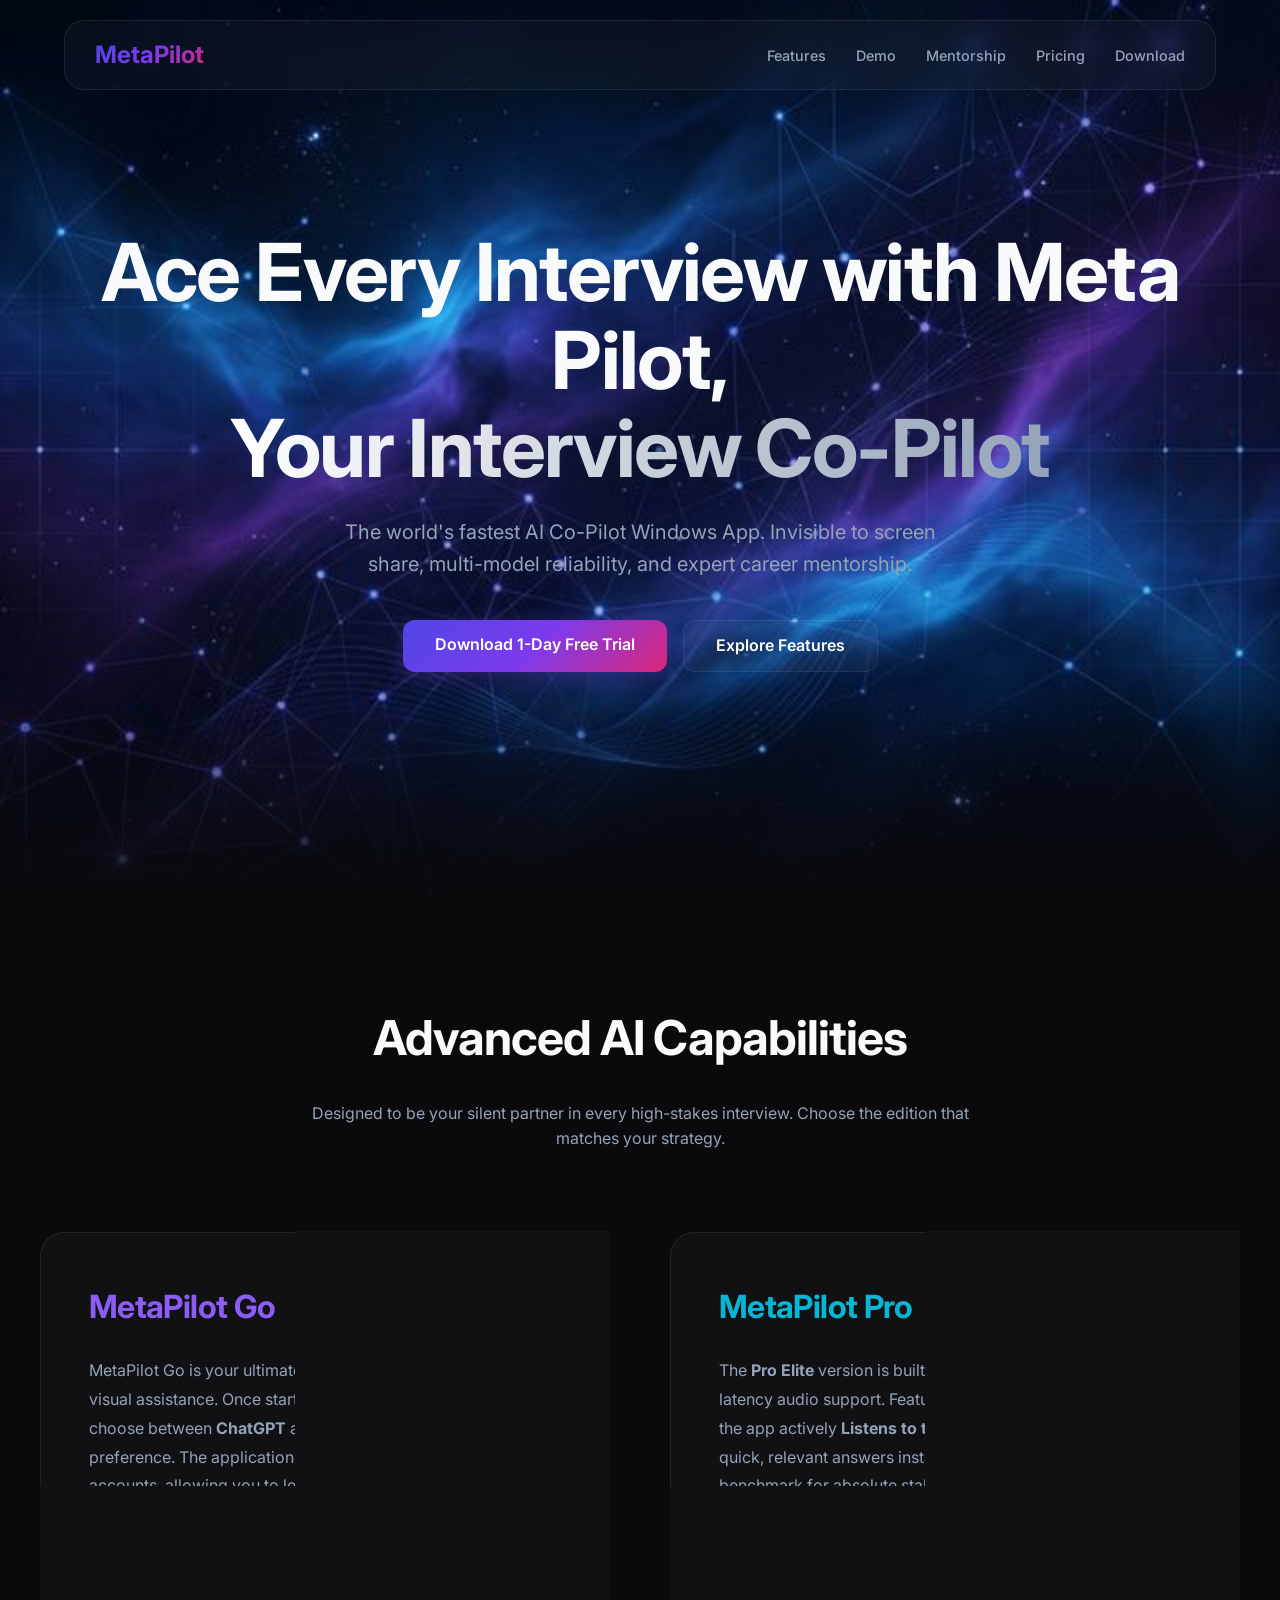
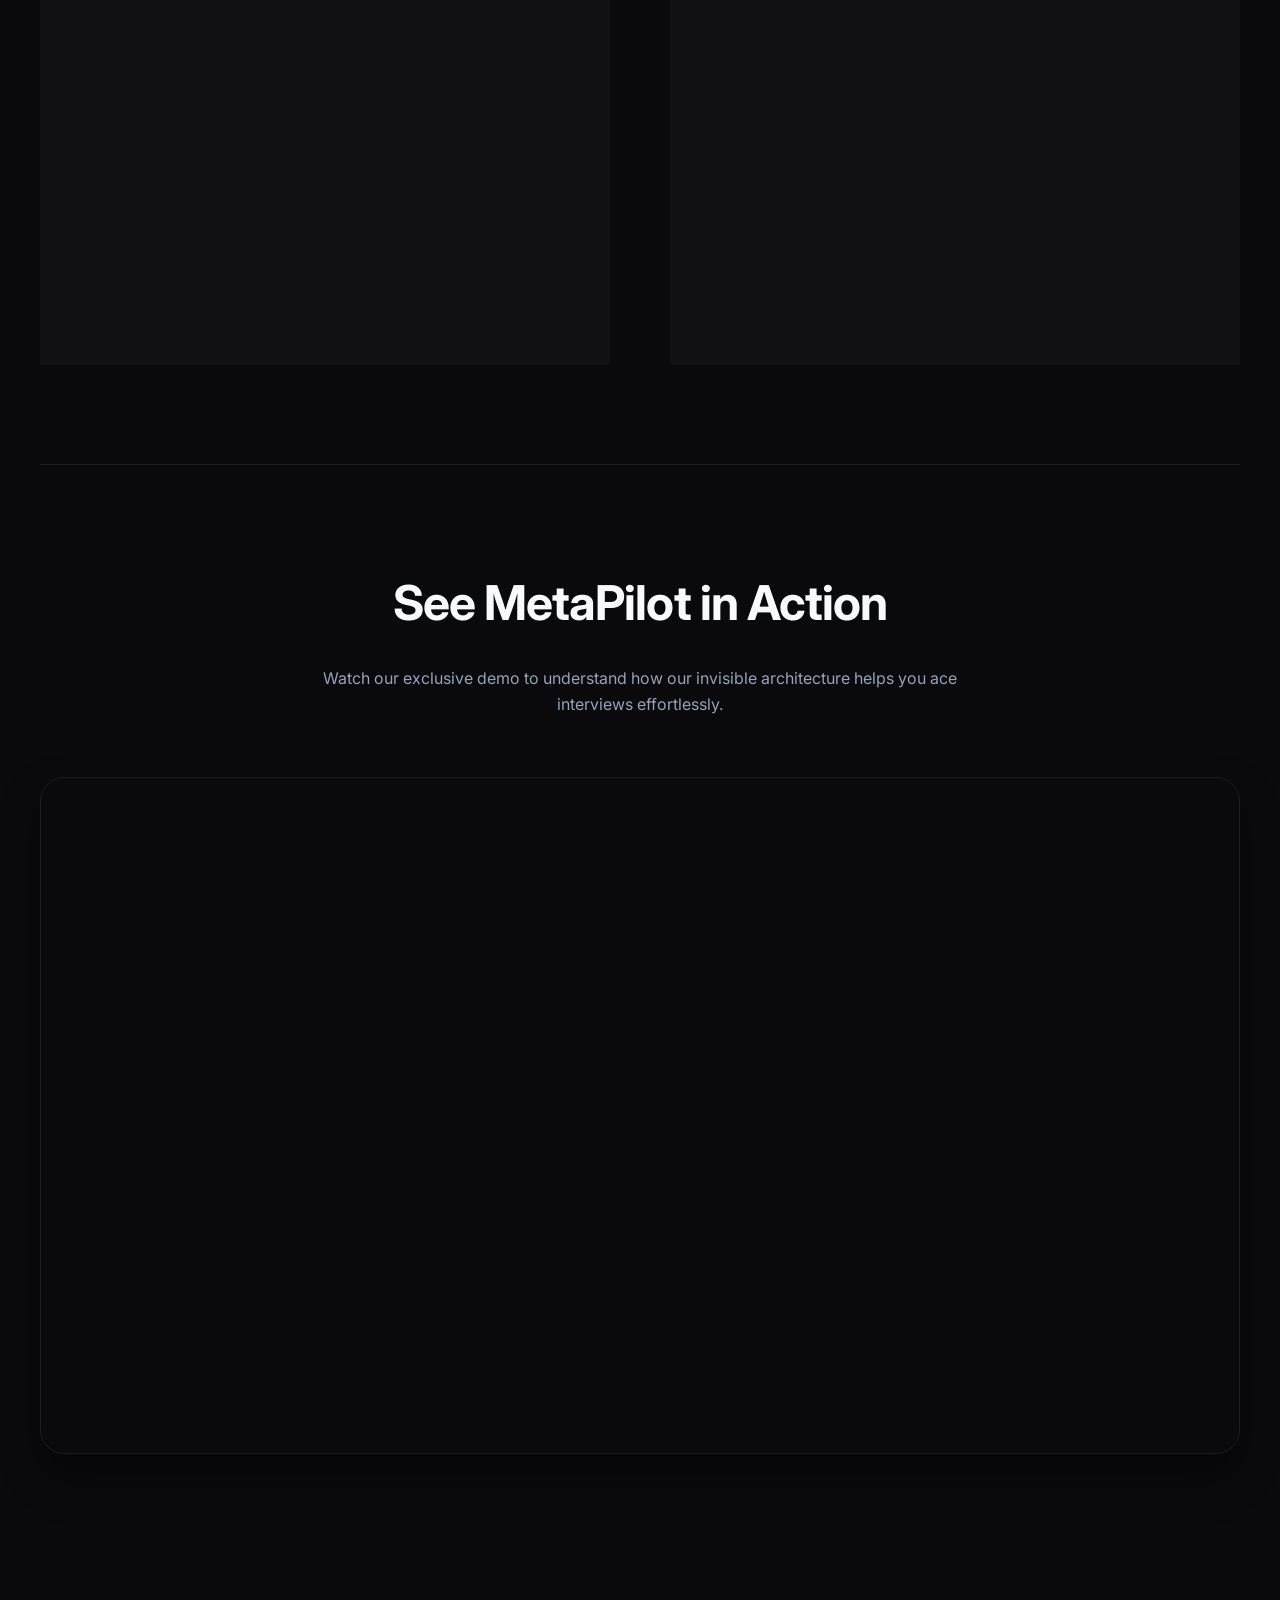
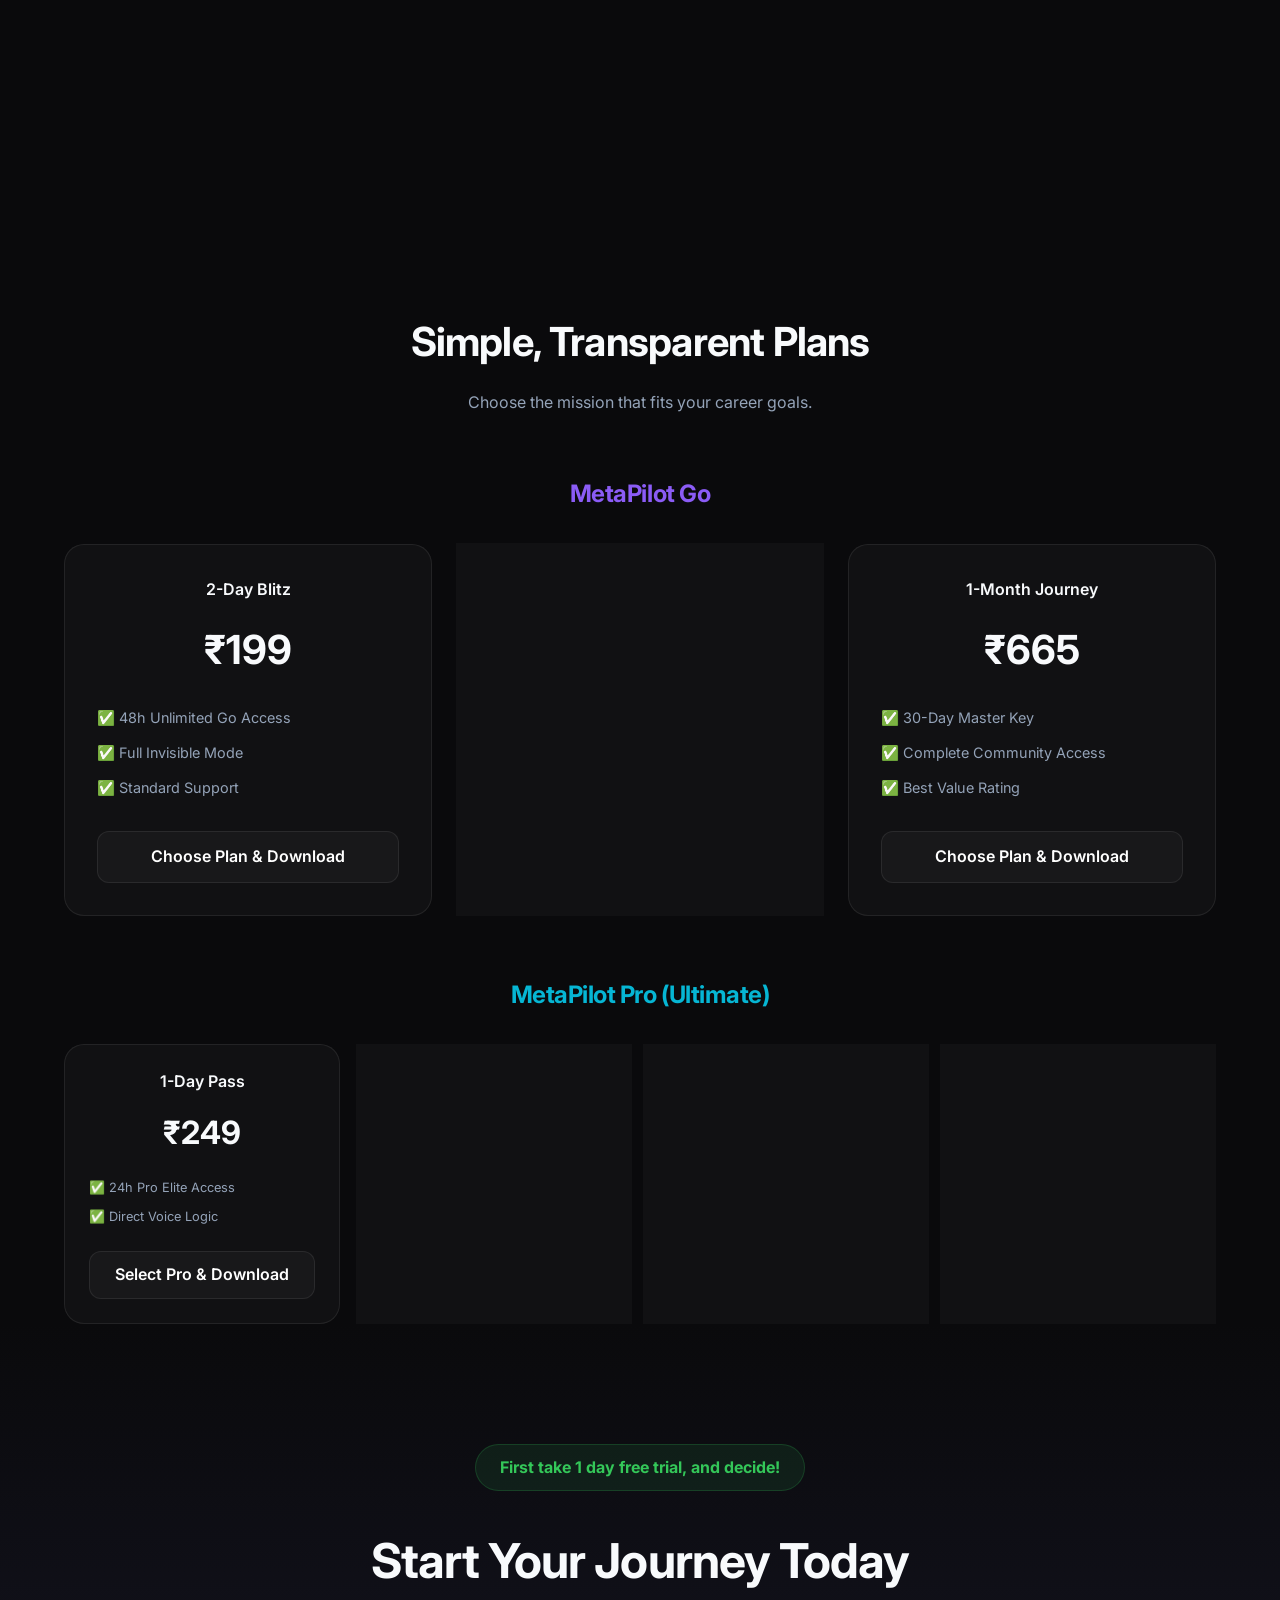
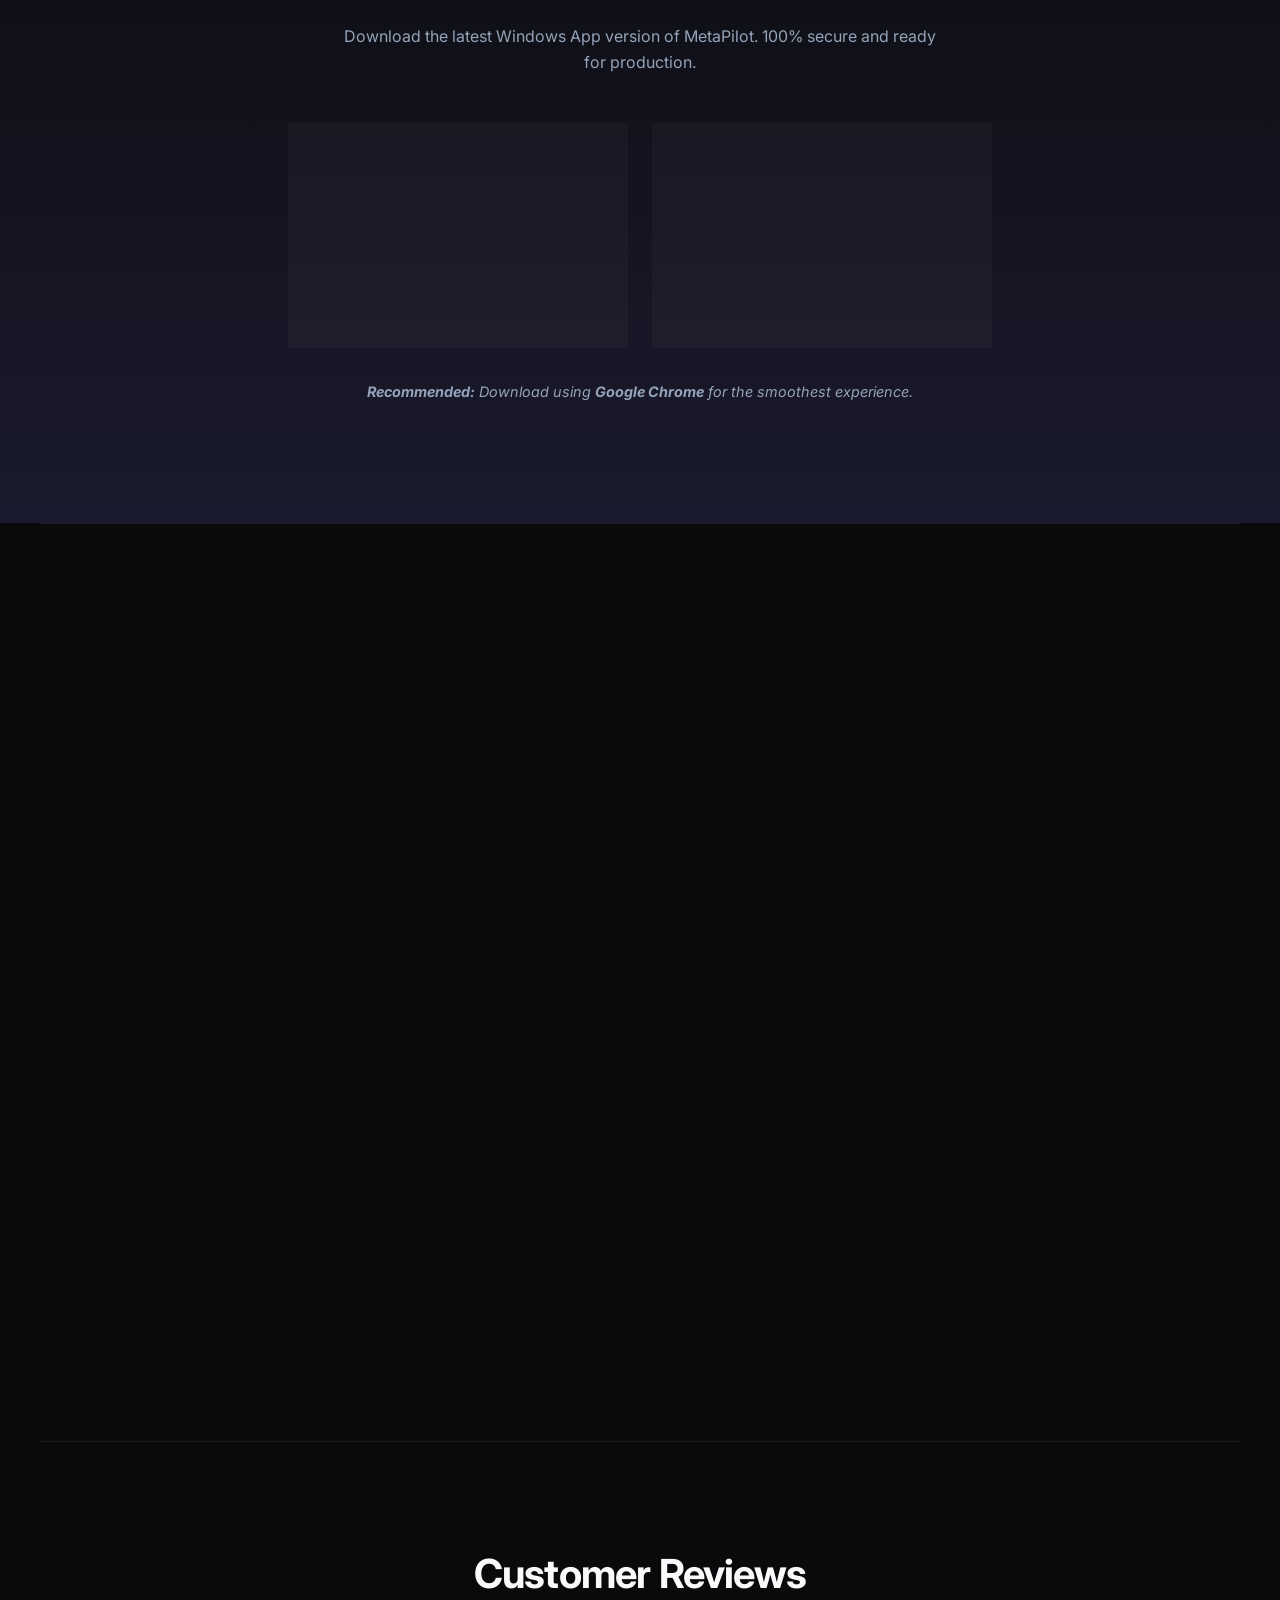
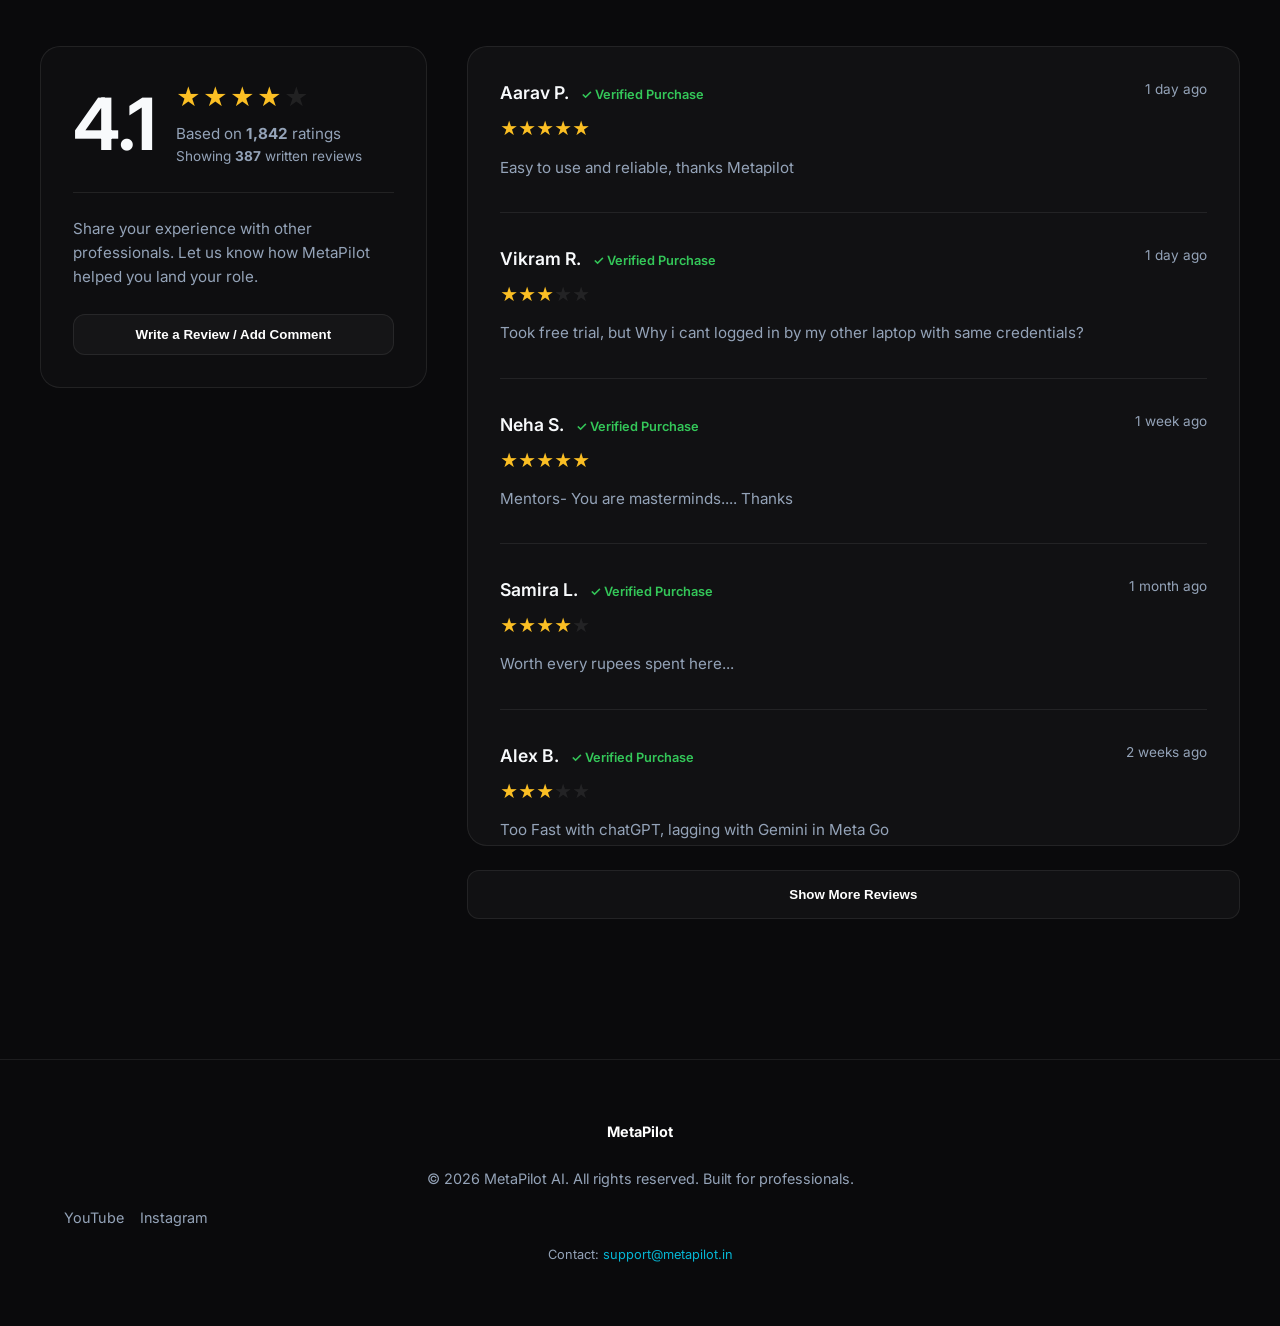
<file: index.html>
<!DOCTYPE html>
<html lang="en">
<head>
    <meta charset="UTF-8">
    <meta name="viewport" content="width=device-width, initial-scale=1.0">
    <title>MetaPilot - World's Fastest AI Interview Co-Pilot</title>
    <meta name="description" content="Ace every interview with MetaPilot Pro/Go Windows App. Sub-0.5s real-time AI assistance, visual screenshot analysis, and 100% invisible mode architecture.">
    <link rel="stylesheet" href="style.css?v=3">
    <link rel="preconnect" href="https://fonts.googleapis.com">
    <link rel="preconnect" href="https://fonts.gstatic.com" crossorigin>
    <link href="https://fonts.googleapis.com/css2?family=Inter:wght@400;600;700&display=swap" rel="stylesheet">
</head>
<body>
    <nav class="navbar glass">
        <div style="font-weight: 700; font-size: 1.5rem; background: var(--nebula-gradient); -webkit-background-clip: text; background-clip: text; -webkit-text-fill-color: transparent;">MetaPilot</div>
        <div class="nav-links">
            <a href="#features">Features</a>
            <a href="#demo">Demo</a>
            <a href="#mentorship">Mentorship</a>
            <a href="#pricing">Pricing</a>
            <a href="#download">Download</a>
        </div>
    </nav>

    <header class="hero" style="position: relative; height: 100vh; display: flex; align-items: center; justify-content: center; overflow: hidden; background: url('images/hero-bg.png') center/cover no-repeat;">
        <div class="container reveal" style="text-align: center; z-index: 1;">
            <h1 style="font-size: clamp(2.5rem, 8vw, 5rem); font-weight: 700; line-height: 1.1; margin-bottom: 24px;">Ace Every Interview with Meta Pilot,<br><span class="gradient-text">Your Interview Co-Pilot</span></h1>
            <p style="color: var(--text-dim); font-size: 1.25rem; max-width: 600px; margin: 0 auto 40px; line-height: 1.6;">The world's fastest AI Co-Pilot Windows App. Invisible to screen share, multi-model reliability, and expert career mentorship.</p>
            <div style="display: flex; gap: 16px; justify-content: center;">
                <a href="#download" class="btn btn-primary">Download 1-Day Free Trial</a>
                <a href="#features" class="btn btn-secondary">Explore Features</a>
            </div>
        </div>
        <div style="position: absolute; bottom: 0; left: 0; width: 100%; height: 200px; background: linear-gradient(transparent, var(--primary-bg));"></div>
    </header>

    <section id="features" class="container reveal" style="padding: 100px 0;">
        <div style="text-align: center; margin-bottom: 80px;">
            <h2 style="font-size: 3rem; margin-bottom: 24px;">Advanced AI Capabilities</h2>
            <p style="color: var(--text-dim); max-width: 700px; margin: 0 auto;">Designed to be your silent partner in every high-stakes interview. Choose the edition that matches your strategy.</p>
        </div>

        <div class="features-grid">
            <div class="glass" style="padding: 48px; border-radius: 24px;">
                <h3 style="color: var(--accent-purple); font-size: 2rem; margin-bottom: 24px;">MetaPilot Go</h3>
                <p style="color: var(--text-dim); line-height: 1.8; margin-bottom: 24px;">
                    MetaPilot Go is your ultimate <b>Invisible Application</b> for real-time visual assistance. 
                    Once started, you have the total freedom to choose between <b>ChatGPT</b> and <b>Gemini</b> based on your preference. 
                    The application integrates directly with your own accounts, allowing you to leverage your existing <b>Chat History</b> and custom instructions during a live call.
                </p>
                <div style="background: rgba(255,255,255,0.03); padding: 24px; border-radius: 16px; border-left: 4px solid var(--accent-purple);">
                    <h4 style="margin-bottom: 12px; font-size: 1.1rem;">⚡ Smart Coding Help</h4>
                    <p style="font-size: 0.95rem; color: var(--text-dim); line-height: 1.6;">
                        Simply open your <b>Notepad</b> or any <b>Interviewer's Question</b>, press <b>CTRL+Z</b>, and watch as MetaPilot captures the screen and delivers answers within seconds. 
                        Perfect for quick SQL queries, heavy code fixes, and complex logic puzzles.
                    </p>
                </div>
            </div>

            <div class="glass" style="padding: 48px; border-radius: 24px;">
                <h3 style="color: var(--accent-cyan); font-size: 2rem; margin-bottom: 24px;">MetaPilot Pro</h3>
                <p style="color: var(--text-dim); line-height: 1.8; margin-bottom: 24px;">
                    The <b>Pro Elite</b> version is built for professionals who need zero-latency audio support. 
                    Featuring <b>Expert Voice Transcription</b>, the app actively <b>Listens to the Interviewer</b> and generates quick, relevant answers instantly on your screen.
                    This is the benchmark for absolute stability and performance in elite corporate rounds.
                </p>
                <div style="background: rgba(255,255,255,0.03); padding: 24px; border-radius: 16px; border-left: 4px solid var(--accent-cyan); margin-bottom: 16px;">
                    <h4 style="margin-bottom: 12px; font-size: 1.1rem;">🎓 Theoretical Mastery</h4>
                    <p style="font-size: 0.95rem; color: var(--text-dim); line-height: 1.6;">
                        Equipped with the <b>Best Audio Capturing Capacity</b> (Mic + Speaker sync), Pro ensures you never miss a word. 
                        It excels at both <b>Theoretical Knowledge</b> and <b>Complex Coding</b> rounds, acting as a true career partner.
                    </p>
                </div>
                <div style="background: rgba(255,255,255,0.03); padding: 24px; border-radius: 16px; border-left: 4px solid var(--accent-cyan);">
                    <h4 style="margin-bottom: 12px; font-size: 1.1rem;">📸 1-Click Screen Analysis</h4>
                    <p style="font-size: 0.95rem; color: var(--text-dim); line-height: 1.6;">
                        Pro also includes advanced <b>Visual Analysis</b>. Instantly analyze questions on your screen with a single click for even more depth in your answers.
                    </p>
                </div>
            </div>
        </div>
    </section>

    <section id="demo" class="container reveal" style="padding: 100px 0; border-top: 1px solid var(--glass-border);">
        <div style="text-align: center; margin-bottom: 60px;">
            <h2 style="font-size: 3rem; margin-bottom: 24px;">See MetaPilot in Action</h2>
            <p style="color: var(--text-dim); max-width: 700px; margin: 0 auto;">Watch our exclusive demo to understand how our invisible architecture helps you ace interviews effortlessly.</p>
        </div>
        
        <div style="position: relative; padding-bottom: 56.25%; height: 0; overflow: hidden; max-width: 100%; border-radius: 24px; box-shadow: 0 20px 40px rgba(0,0,0,0.4); border: 1px solid var(--glass-border); margin-bottom: 40px;">
            <iframe style="position: absolute; top: 0; left: 0; width: 100%; height: 100%;" src="https://www.youtube.com/embed/jSiHe4qW31Q" title="MetaPilot Demo Video" frameborder="0" allow="accelerometer; autoplay; clipboard-write; encrypted-media; gyroscope; picture-in-picture; web-share" allowfullscreen></iframe>
        </div>

        <div class="glass" style="padding: 40px; border-radius: 24px; text-align: center; background: linear-gradient(135deg, rgba(255, 0, 80, 0.05), rgba(0, 195, 255, 0.05)); border: 1px solid var(--glass-border);">
            <h3 style="font-size: 2rem; margin-bottom: 16px;">Join the Community & Share Your Thoughts!</h3>
            <p style="color: var(--text-dim); font-size: 1.1rem; max-width: 600px; margin: 0 auto 32px; line-height: 1.6;">We'd love to hear your feedback! Drop a comment on our latest YouTube video or DM us on Instagram to share your success stories. Engage with us and get a chance to be featured!</p>
            <div style="display: flex; gap: 16px; justify-content: center; flex-wrap: wrap;">
                <a href="https://www.youtube.com/@metapilotapps" target="_blank" class="btn" style="background: #FF0000; color: white; display: flex; align-items: center; gap: 8px;">
                    <svg width="24" height="24" viewBox="0 0 24 24" fill="currentColor"><path d="M23.498 6.186a3.016 3.016 0 0 0-2.122-2.136C19.505 3.545 12 3.545 12 3.545s-7.505 0-9.377.505A3.017 3.017 0 0 0 .502 6.186C0 8.07 0 12 0 12s0 3.93.502 5.814a3.016 3.016 0 0 0 2.122 2.136c1.871.505 9.376.505 9.376.505s7.505 0 9.377-.505a3.015 3.015 0 0 0 2.122-2.136C24 15.93 24 12 24 12s0-3.93-.502-5.814zM9.545 15.568V8.432L15.818 12l-6.273 3.568z"/></svg>
                    Comment on YouTube
                </a>
                <a href="https://www.instagram.com/metapilot_go_pro" target="_blank" class="btn" style="background: linear-gradient(45deg, #f09433 0%, #e6683c 25%, #dc2743 50%, #cc2366 75%, #bc1888 100%); color: white; display: flex; align-items: center; gap: 8px;">
                    <svg width="24" height="24" viewBox="0 0 24 24" fill="currentColor"><path d="M12 2.163c3.204 0 3.584.012 4.85.07 3.252.148 4.771 1.691 4.919 4.919.058 1.265.069 1.645.069 4.849 0 3.205-.012 3.584-.069 4.849-.149 3.225-1.664 4.771-4.919 4.919-1.266.058-1.644.07-4.85.07-3.204 0-3.584-.012-4.849-.07-3.26-.149-4.771-1.699-4.919-4.92-.058-1.265-.07-1.644-.07-4.849 0-3.204.013-3.583.07-4.849.149-3.227 1.664-4.771 4.919-4.919 1.266-.057 1.645-.069 4.849-.069zM12 0C8.741 0 8.333.014 7.053.072 2.695.272.273 2.69.073 7.052.014 8.333 0 8.741 0 12c0 3.259.014 3.668.072 4.948.2 4.358 2.618 6.78 6.98 6.98C8.333 23.986 8.741 24 12 24c3.259 0 3.668-.014 4.948-.072 4.354-.2 6.782-2.618 6.979-6.98.059-1.28.073-1.689.073-4.948 0-3.259-.014-3.667-.072-4.947-.196-4.354-2.617-6.78-6.979-6.98C15.668.014 15.259 0 12 0zm0 5.838a6.162 6.162 0 100 12.324 6.162 6.162 0 000-12.324zM12 16a4 4 0 110-8 4 4 0 010 8zm6.406-11.845a1.44 1.44 0 100 2.881 1.44 1.44 0 000-2.881z"/></svg>
                    Follow on Instagram
                </a>
            </div>
        </div>
    </section>

    <section id="pricing" class="container">
        <div style="text-align: center; margin-bottom: 60px;">
            <h2 style="font-size: 2.5rem; margin-bottom: 16px;">Simple, Transparent Plans</h2>
            <p style="color: var(--text-dim);">Choose the mission that fits your career goals.</p>
        </div>

        <!-- MetaPilot Go -->
        <div style="text-align: center; margin-bottom: 40px;">
            <h3 style="color: var(--accent-purple); font-size: 1.5rem; margin-bottom: 30px;">MetaPilot Go</h3>
            <div style="display: grid; grid-template-columns: repeat(auto-fit, minmax(280px, 1fr)); gap: 24px; margin-bottom: 60px;">
                <div class="glass" style="padding: 32px; text-align: center;">
                    <div style="font-weight: 600; margin-bottom: 16px;">2-Day Blitz</div>
                    <div style="font-size: 2.5rem; font-weight: 700; margin-bottom: 24px;">₹199</div>
                    <ul style="list-style: none; text-align: left; font-size: 0.9rem; color: var(--text-dim); margin-bottom: 32px;">
                        <li style="margin-bottom: 12px;">✅ 48h Unlimited Go Access</li>
                        <li style="margin-bottom: 12px;">✅ Full Invisible Mode</li>
                        <li style="margin-bottom: 12px;">✅ Standard Support</li>
                    </ul>
                    <a href="https://drive.google.com/file/d/17YVtttKGi9-FTCYceb2PzPKKV_yeqshz/view?usp=drive_link" data-download-app="go" class="btn btn-secondary download-go-btn" style="width: 100%;">Choose Plan & Download</a>
                </div>
                <div class="glass" style="padding: 32px; text-align: center; border: 1px solid var(--accent-purple);">
                    <div style="position: absolute; top: -12px; left: 50%; transform: translateX(-50%); background: var(--accent-purple); color: white; padding: 4px 12px; border-radius: 100px; font-size: 0.7rem; font-weight: 700;">MOST POPULAR</div>
                    <div style="font-weight: 600; margin-bottom: 16px;">1-Week Prep</div>
                    <div style="font-size: 2.5rem; font-weight: 700; margin-bottom: 24px;">₹399</div>
                    <ul style="list-style: none; text-align: left; font-size: 0.9rem; color: var(--text-dim); margin-bottom: 32px;">
                        <li style="margin-bottom: 12px;">✅ 7-Day Performance Pass</li>
                        <li style="margin-bottom: 12px;">✅ Priority Queue Access</li>
                        <li style="margin-bottom: 12px;">✅ Advanced Go Features</li>
                    </ul>
                    <a href="https://drive.google.com/file/d/17YVtttKGi9-FTCYceb2PzPKKV_yeqshz/view?usp=drive_link" data-download-app="go" class="btn btn-primary download-go-btn" style="width: 100%;">Choose Plan & Download</a>
                </div>
                <div class="glass" style="padding: 32px; text-align: center;">
                    <div style="font-weight: 600; margin-bottom: 16px;">1-Month Journey</div>
                    <div style="font-size: 2.5rem; font-weight: 700; margin-bottom: 24px;">₹665</div>
                    <ul style="list-style: none; text-align: left; font-size: 0.9rem; color: var(--text-dim); margin-bottom: 32px;">
                        <li style="margin-bottom: 12px;">✅ 30-Day Master Key</li>
                        <li style="margin-bottom: 12px;">✅ Complete Community Access</li>
                        <li style="margin-bottom: 12px;">✅ Best Value Rating</li>
                    </ul>
                    <a href="https://drive.google.com/file/d/17YVtttKGi9-FTCYceb2PzPKKV_yeqshz/view?usp=drive_link" data-download-app="go" class="btn btn-secondary download-go-btn" style="width: 100%;">Choose Plan & Download</a>
                </div>
            </div>
        </div>

        <!-- MetaPilot Pro -->
        <div style="text-align: center;">
            <h3 style="color: var(--accent-cyan); font-size: 1.5rem; margin-bottom: 30px;">MetaPilot Pro (Ultimate)</h3>
            <div style="display: grid; grid-template-columns: repeat(auto-fit, minmax(240px, 1fr)); gap: 16px;">
                <div class="glass" style="padding: 24px; text-align: center;">
                    <div style="font-weight: 600; margin-bottom: 12px;">1-Day Pass</div>
                    <div style="font-size: 2rem; font-weight: 700; margin-bottom: 20px;">₹249</div>
                    <ul style="list-style: none; text-align: left; font-size: 0.8rem; color: var(--text-dim); margin-bottom: 24px;">
                        <li style="margin-bottom: 8px;">✅ 24h Pro Elite Access</li>
                        <li style="margin-bottom: 8px;">✅ Direct Voice Logic</li>
                    </ul>
                    <a href="https://drive.google.com/file/d/1zYSrNRMw4DzablYP7N0n0Ob5cbycQp-E/view?usp=drive_link" data-download-app="pro" class="btn btn-secondary download-pro-btn" style="width: 100%; padding: 10px;">Select Pro & Download</a>
                </div>
                <div class="card glass" style="padding: 24px; text-align: center;">
                    <div style="font-weight: 600; margin-bottom: 12px;">2-Day Pack</div>
                    <div style="font-size: 2rem; font-weight: 700; margin-bottom: 20px;">₹449</div>
                    <ul style="list-style: none; text-align: left; font-size: 0.8rem; color: var(--text-dim); margin-bottom: 24px;">
                        <li style="margin-bottom: 8px;">✅ 48h Full Pro Access</li>
                        <li style="margin-bottom: 8px;">✅ Best for Weekend Interviews</li>
                    </ul>
                    <a href="https://drive.google.com/file/d/1zYSrNRMw4DzablYP7N0n0Ob5cbycQp-E/view?usp=drive_link" data-download-app="pro" class="btn btn-secondary download-pro-btn" style="width: 100%; padding: 10px;">Select Pro & Download</a>
                </div>
                <div class="glass" style="padding: 24px; text-align: center; border: 1px solid var(--accent-cyan);">
                    <div style="font-weight: 600; margin-bottom: 12px;">1-Week Elite</div>
                    <div style="font-size: 2rem; font-weight: 700; margin-bottom: 20px;">₹1299</div>
                    <ul style="list-style: none; text-align: left; font-size: 0.8rem; color: var(--text-dim); margin-bottom: 24px;">
                        <li style="margin-bottom: 8px;">✅ Full Interview Sequence</li>
                        <li style="margin-bottom: 8px;">✅ Guaranteed Stability</li>
                    </ul>
                    <a href="https://drive.google.com/file/d/1zYSrNRMw4DzablYP7N0n0Ob5cbycQp-E/view?usp=drive_link" data-download-app="pro" class="btn btn-primary download-pro-btn" style="width: 100%; padding: 10px;">Select Pro & Download</a>
                </div>
                <div class="glass" style="padding: 24px; text-align: center;">
                    <div style="font-weight: 600; margin-bottom: 12px;">1-Month Pro</div>
                    <div style="font-size: 2rem; font-weight: 700; margin-bottom: 20px;">₹4999</div>
                    <ul style="list-style: none; text-align: left; font-size: 0.8rem; color: var(--text-dim); margin-bottom: 24px;">
                        <li style="margin-bottom: 8px;">✅ Unlimited Roadmap Support</li>
                        <li style="margin-bottom: 8px;">✅ 24/7 Priority Channel</li>
                    </ul>
                    <a href="https://drive.google.com/file/d/1zYSrNRMw4DzablYP7N0n0Ob5cbycQp-E/view?usp=drive_link" data-download-app="pro" class="btn btn-secondary download-pro-btn" style="width: 100%; padding: 10px;">Select Pro & Download</a>
                </div>
            </div>
        </div>
    </section>

    <section id="download" style="background: linear-gradient(to bottom, var(--primary-bg), #1a1a2e); padding: 120px 0;">
        <div class="container" style="text-align: center;">
            <div style="display: inline-block; padding: 10px 24px; border-radius: 100px; background: rgba(52, 199, 89, 0.1); border: 1px solid rgba(52, 199, 89, 0.2); color: #34c759; font-size: 1rem; font-weight: 700; margin-bottom: 32px;">First take 1 day free trial, and decide!</div>
            <h2 style="font-size: 3rem; margin-bottom: 24px;">Start Your Journey Today</h2>
            <p style="color: var(--text-dim); margin-bottom: 48px; max-width: 600px; margin-inline: auto;">Download the latest Windows App version of MetaPilot. 100% secure and ready for production.</p>
            <div style="display: flex; flex-wrap: wrap; gap: 24px; justify-content: center; margin-bottom: 32px;">
                <div class="glass" style="padding: 40px; width: 340px;">
                    <div style="font-weight: 700; font-size: 1.25rem; margin-bottom: 12px;">MetaPilot Pro</div>
                    <div style="color: var(--text-dim); font-size: 0.9rem; margin-bottom: 24px;">v2.0.4 | Windows Installler</div>
                    <a href="https://drive.google.com/file/d/1zYSrNRMw4DzablYP7N0n0Ob5cbycQp-E/view?usp=drive_link" data-download-app="pro" class="btn btn-primary download-pro-btn" style="width: 100%;">Download .EXE</a>
                </div>
                <div class="glass" style="padding: 40px; width: 340px;">
                    <div style="font-weight: 700; font-size: 1.25rem; margin-bottom: 12px;">MetaPilot Go</div>
                    <div style="color: var(--text-dim); font-size: 0.9rem; margin-bottom: 24px;">v1.2.0 | Standard Edition</div>
                    <a href="https://drive.google.com/file/d/17YVtttKGi9-FTCYceb2PzPKKV_yeqshz/view?usp=drive_link" data-download-app="go" class="btn btn-secondary download-go-btn" style="width: 100%;">Download .EXE</a>
                </div>
            </div>
            <div style="color: var(--text-dim); font-size: 0.9rem; font-style: italic;"><b>Recommended:</b> Download using <b>Google Chrome</b> for the smoothest experience.</div>
        </div>
    </section>

    <section id="mentorship" class="container reveal" style="padding: 100px 0; border-top: 1px solid var(--glass-border);">
        <div class="glass" style="padding: 60px; border-radius: 32px; background: linear-gradient(135deg, rgba(168, 85, 247, 0.05), rgba(6, 182, 212, 0.05)); border: 1px solid var(--glass-border);">
            <div class="mentorship-grid">
                <div>
                    <div style="font-size: 3rem; margin-bottom: 24px;">💡</div>
                    <h2 style="font-size: 2.5rem; margin-bottom: 20px;">Career Guidance & Expert Support</h2>
                    <p style="color: var(--text-dim); line-height: 1.6;">Our experts regularly guide candidates with practical strategies and career direction to ensure success beyond the code.</p>
                </div>
                <div style="background: rgba(255,255,255,0.02); padding: 40px; border-radius: 24px; border: 1px solid var(--glass-border);">
                    <h4 style="margin-bottom: 24px; color: var(--accent-cyan);">Facing these challenges?</h4>
                    <ul style="list-style: none; padding: 0; margin-bottom: 32px;">
                        <li style="margin-bottom: 16px; display: flex; align-items: center; gap: 12px;">
                            <span style="color: var(--accent-purple);">•</span> Low interview call frequency
                        </li>
                        <li style="margin-bottom: 16px; display: flex; align-items: center; gap: 12px;">
                            <span style="color: var(--accent-purple);">•</span> Career gaps & transitions
                        </li>
                        <li style="margin-bottom: 16px; display: flex; align-items: center; gap: 12px;">
                            <span style="color: var(--accent-purple);">•</span> Technology or domain switching
                        </li>
                        <li style="margin-bottom: 16px; display: flex; align-items: center; gap: 12px;">
                            <span style="color: var(--accent-purple);">•</span> Interview preparation confusion
                        </li>
                    </ul>
                    <hr style="border: none; border-top: 1px solid var(--glass-border); margin: 32px 0;">
                    <p style="margin-bottom: 16px; font-weight: 500; line-height: 1.6;">You are welcome to reach out to us and <b>drop your questions</b>. We'll provide practical strategies for your career direction.</p>
                    <div style="font-size: 0.95rem; color: white; margin-bottom: 24px; line-height: 1.8;">
                        <b>🇺🇸 United States:</b> +1 (415) 555-0132<br>
                        <b>🇮🇳 India:</b> +91 9823 74 9311<br>
                        <b>🇪🇺 All European Countries:</b> +44 20 7946 0958
                    </div>
                    <a href="mailto:support@metapilot.in" class="btn btn-primary" style="display: inline-block; text-decoration: none;">Connect with an Expert</a>
                </div>
            </div>
        </div>
    </section>

    <!-- Realistic Review Section -->
    <section id="reviews" class="container reveal" style="padding: 100px 0; border-top: 1px solid var(--glass-border);">
        <h2 style="font-size: 2.5rem; margin-bottom: 40px; text-align: center;">Customer Reviews</h2>
        
        <div style="display: flex; flex-wrap: wrap; gap: 40px; justify-content: space-between; align-items: flex-start; margin-bottom: 40px;">
            <!-- Review Summary & Form -->
            <div style="flex: 1; min-width: 300px;">
                <div style="padding: 32px; background: rgba(255,255,255,0.02); border-radius: 20px; border: 1px solid var(--glass-border); margin-bottom: 24px;">
                    <div style="display: flex; align-items: center; gap: 20px; margin-bottom: 24px;">
                        <div style="font-size: 4.5rem; font-weight: 700; color: var(--text-main); line-height: 1;">4.1</div>
                        <div>
                            <div style="color: #fbbf24; font-size: 1.5rem; letter-spacing: 2px;">★★★★<span style="color: var(--glass-border);">★</span></div>
                            <div style="color: var(--text-dim); font-size: 0.95rem; margin-top: 4px;">Based on <b>1,842</b> ratings</div>
                            <div style="color: var(--text-dim); font-size: 0.85rem;">Showing <b>387</b> written reviews</div>
                        </div>
                    </div>
                    <hr style="border: none; border-top: 1px solid var(--glass-border); margin: 24px 0;">
                    <p style="color: var(--text-dim); font-size: 0.95rem; margin-bottom: 24px;">Share your experience with other professionals. Let us know how MetaPilot helped you land your role.</p>
                    <button id="btn-write-review" class="btn btn-secondary" style="width: 100%; text-align: center;">Write a Review / Add Comment</button>
                </div>

                <!-- Hidden Review Form -->
                <div id="write-review-form" class="glass" style="display: none; padding: 32px; border-radius: 20px;">
                    <h3 style="margin-bottom: 16px;">Write a Review</h3>
                    <input type="text" id="review-name" placeholder="Your Name" style="width: 100%; padding: 12px; margin-bottom: 16px; border-radius: 8px; border: 1px solid var(--glass-border); background: rgba(0,0,0,0.2); color: white; font-family: 'Inter', sans-serif;">
                    <select id="review-rating" style="width: 100%; padding: 12px; margin-bottom: 16px; border-radius: 8px; border: 1px solid var(--glass-border); background: #1a1a2e; color: white; font-family: 'Inter', sans-serif;">
                        <option value="5">5 Stars - Excellent</option>
                        <option value="4">4 Stars - Good</option>
                        <option value="3">3 Stars - Average</option>
                        <option value="2">2 Stars - Poor</option>
                        <option value="1">1 Star - Terrible</option>
                    </select>
                    <textarea id="review-text" placeholder="Share your experience..." rows="4" style="width: 100%; padding: 12px; margin-bottom: 16px; border-radius: 8px; border: 1px solid var(--glass-border); background: rgba(0,0,0,0.2); color: white; font-family: 'Inter', sans-serif; resize: vertical;"></textarea>
                    <button id="btn-submit-review" class="btn btn-primary" style="width: 100%;">Submit Review</button>
                    <div id="review-success-msg" style="display: none; margin-top: 16px; padding: 12px; border-radius: 8px; background: rgba(52, 199, 89, 0.1); border: 1px solid rgba(52, 199, 89, 0.2); color: #34c759; font-size: 0.9rem; font-weight: 600;">✓ Thank you! Your review has been submitted for moderation and will appear shortly.</div>
                </div>
            </div>

            <!-- Review Feed -->
            <div style="flex: 2; min-width: 300px; display: flex; flex-direction: column; gap: 24px;">
                <div id="review-feed" class="glass" style="padding: 32px; border-radius: 20px; display: flex; flex-direction: column; gap: 32px; max-height: 800px; overflow-y: auto;">
                    <!-- Reviews will be injected here by JS -->
                </div>
                <button id="btn-show-more-reviews" class="btn btn-secondary" style="width: 100%; padding: 16px; font-weight: 600;">Show More Reviews</button>
            </div>
            
        </div>
    </section>

    <footer>
        <div class="container">
            <div style="margin-bottom: 24px; font-weight: 700; color: white;">MetaPilot</div>
            <p style="margin-bottom: 16px;">© 2026 MetaPilot AI. All rights reserved. Built for professionals.</p>
            <div style="display: flex; gap: 16px; margin-bottom: 16px;">
                <a href="https://www.youtube.com/@metapilotapps" target="_blank" style="color: var(--text-dim); text-decoration: none;">YouTube</a>
                <a href="https://www.instagram.com/metapilot_go_pro" target="_blank" style="color: var(--text-dim); text-decoration: none;">Instagram</a>
            </div>
            <p style="color: var(--text-dim); font-size: 0.8rem;">Contact: <a href="mailto:support@metapilot.in" style="color: var(--accent-cyan); text-decoration: none;">support@metapilot.in</a></p>
        </div>
    </footer>
    <script src="script.js"></script>
</body>
</html>
</file>
<file: style.css>
:root {
    --primary-bg: #0a0a0c;
    --accent-purple: #8b5cf6;
    --accent-blue: #3b82f6;
    --accent-cyan: #06b6d4;
    --text-main: #f8fafc;
    --text-dim: #94a3b8;
    --glass-bg: rgba(255, 255, 255, 0.03);
    --glass-border: rgba(255, 255, 255, 0.08);
    --nebula-gradient: linear-gradient(135deg, #4f46e5 0%, #7c3aed 50%, #db2777 100%);
}

* {
    margin: 0;
    padding: 0;
    box-sizing: border-box;
}

body {
    font-family: 'Inter', -apple-system, BlinkMacSystemFont, "Segoe UI", Roboto, sans-serif;
    background-color: var(--primary-bg);
    color: var(--text-main);
    line-height: 1.6;
    overflow-x: hidden;
}

/* Glassmorphism Utility */
.glass {
    background: var(--glass-bg);
    backdrop-filter: blur(12px);
    -webkit-backdrop-filter: blur(12px);
    border: 1px solid var(--glass-border);
    border-radius: 20px;
}

/* Typography */
h1, h2, h3 {
    letter-spacing: -0.02em;
}

.gradient-text {
    background: linear-gradient(to right, #fff, #94a3b8);
    -webkit-background-clip: text;
    background-clip: text;
    -webkit-text-fill-color: transparent;
}

/* Footer */
footer {
    padding: 60px 0;
    border-top: 1px solid var(--glass-border);
    text-align: center;
    color: var(--text-dim);
    font-size: 0.9rem;
}

/* Responsive */
@media (max-width: 768px) {
    nav {
        padding: 10px 20px;
    }
    nav div:last-child {
        display: none !important;
    }
    .hero h1 {
        font-size: 3rem;
    }
    section {
        padding: 60px 0;
    }
}

/* Layout */
.container {
    max-width: 1200px;
    margin: 0 auto;
    padding: 0 1.5rem;
}

section {
    padding: 100px 0;
}

/* Buttons */
.btn {
    display: inline-block;
    padding: 12px 32px;
    border-radius: 12px;
    font-weight: 600;
    text-decoration: none;
    transition: all 0.3s ease;
    cursor: pointer;
    border: none;
}

.btn-primary {
    background: var(--nebula-gradient);
    color: white;
    box-shadow: 0 4px 20px rgba(124, 58, 237, 0.3);
}

.btn-primary:hover {
    transform: translateY(-2px);
    box-shadow: 0 8px 30px rgba(124, 58, 237, 0.5);
}

.btn-secondary {
    background: var(--glass-bg);
    color: white;
    border: 1px solid var(--glass-border);
}

.btn-secondary:hover {
    background: rgba(255, 255, 255, 0.08);
}

/* Navbar */
.navbar {
    position: fixed;
    top: 20px;
    left: 50%;
    transform: translateX(-50%);
    width: 90%;
    max-width: 1200px;
    z-index: 1000;
    padding: 15px 30px;
    display: flex;
    justify-content: space-between;
    align-items: center;
    transition: all 0.3s ease;
}

.nav-links {
    display: flex;
    gap: 30px;
}

.nav-links a {
    text-decoration: none;
    color: var(--text-dim);
    font-size: 0.9rem;
    font-weight: 500;
    transition: color 0.3s ease;
}

.nav-links a:hover {
    color: white;
}

/* Responsive Utilities */
.features-grid {
    display: grid;
    grid-template-columns: 1fr 1fr;
    gap: 60px;
}

.mentorship-grid {
    display: grid;
    grid-template-columns: 1fr 1fr;
    gap: 60px;
    align-items: center;
}

@media (max-width: 1024px) {
    .features-grid, .mentorship-grid {
        grid-template-columns: 1fr;
        gap: 40px;
    }
    .navbar {
        width: 95%;
        padding: 10px 20px;
    }
    .nav-links {
        gap: 15px;
    }
}

@media (max-width: 768px) {
    .nav-links {
        display: none; /* Hide desktop nav for clean mobile look, or keep it if small enough */
    }
    .hero h1 {
        font-size: 2.5rem;
    }
    section {
        padding: 60px 0;
    }
}

/* Animations */
@keyframes fadeInUp {
    from { opacity: 0; transform: translateY(30px); }
    to { opacity: 1; transform: translateY(0); }
}

.reveal {
    animation: fadeInUp 0.8s ease forwards;
}
</file>
